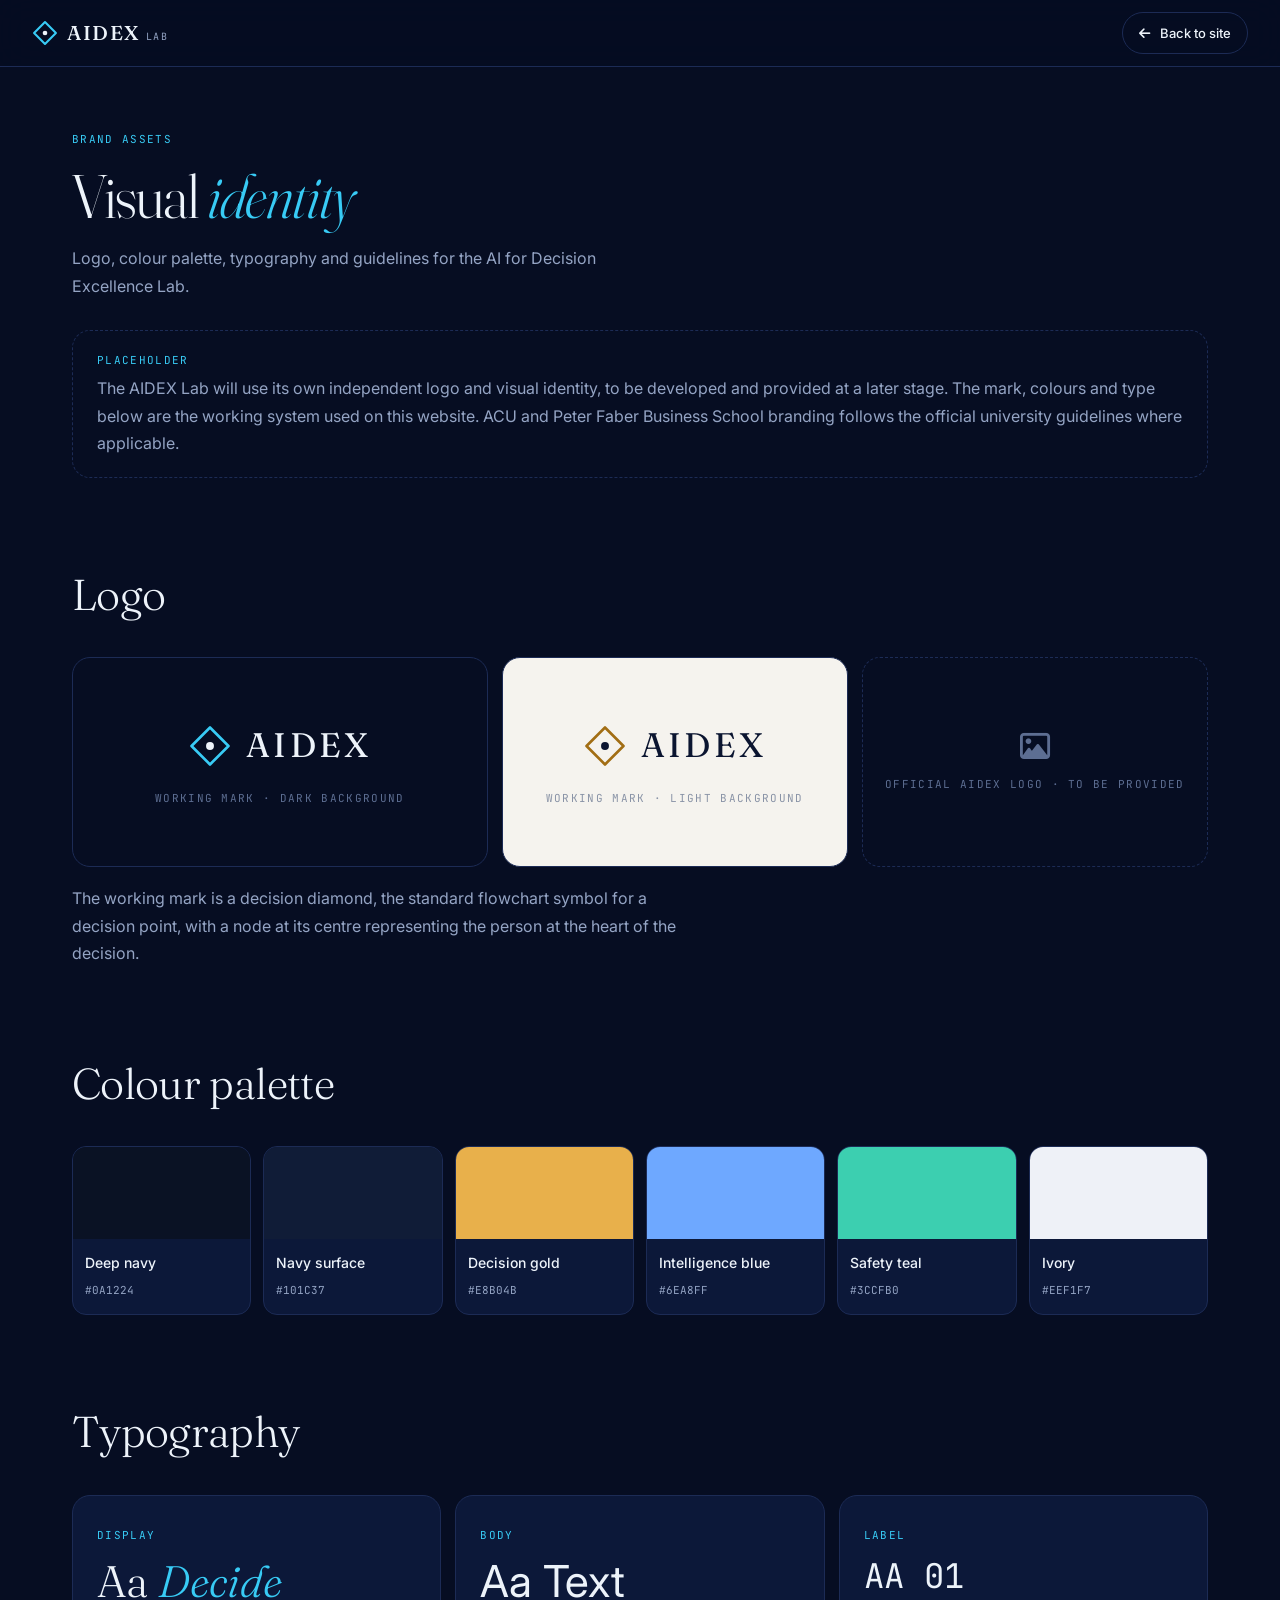
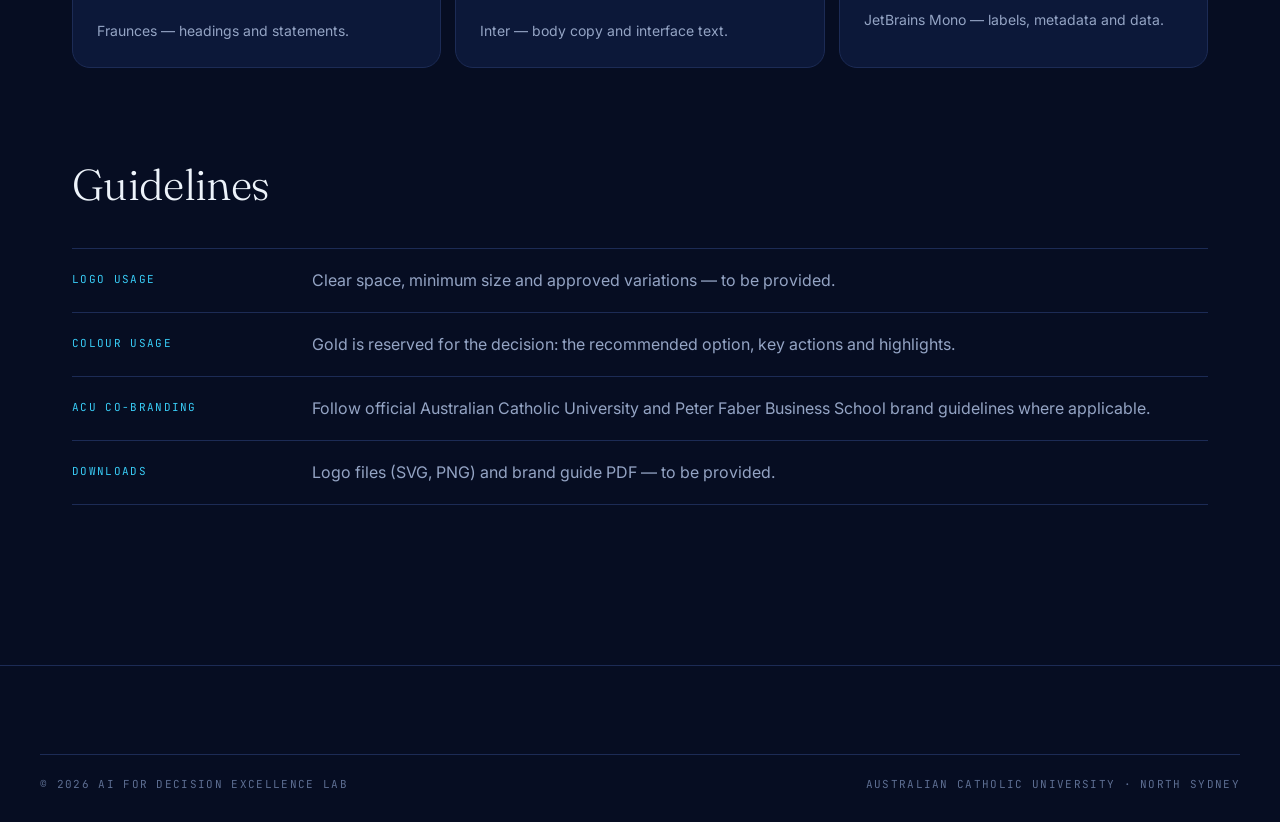
<file: brand.html>
<!DOCTYPE html>
<html lang="en" data-theme="dark">
<head>
<meta charset="UTF-8">
<meta name="viewport" content="width=device-width,initial-scale=1">
<title>Brand Assets — AIDEX Lab</title>
<meta name="description" content="Brand assets and visual identity for the AI for Decision Excellence (AIDEX) Lab.">
<meta name="theme-color" content="#0A1224">
<link rel="icon" href="images/favicon.png" type="image/png">
<link rel="preconnect" href="https://fonts.googleapis.com">
<link rel="preconnect" href="https://fonts.gstatic.com" crossorigin>
<link href="https://fonts.googleapis.com/css2?family=Fraunces:ital,opsz,wght@0,9..144,300..600;1,9..144,300..600&family=Inter:wght@300;400;500;600&family=JetBrains+Mono:wght@400;500&display=swap" rel="stylesheet">
<link rel="stylesheet" href="https://cdnjs.cloudflare.com/ajax/libs/font-awesome/6.5.1/css/all.min.css">
<link rel="stylesheet" href="style.css">
<style>
  .b-wrap{max-width:var(--max);margin:0 auto;padding:130px 32px 40px}
  .b-note{border:1px dashed var(--rule);border-radius:var(--r);padding:20px 24px;color:var(--dim);margin:30px 0 0}
  .b-note b{color:var(--gold);font-family:'JetBrains Mono',monospace;font-weight:400;font-size:11px;letter-spacing:.12em;text-transform:uppercase;display:block;margin-bottom:6px}
  .b-sec{margin-top:80px}
  .b-sec h2{font-family:'Fraunces',serif;font-weight:300;font-size:clamp(1.9rem,3.4vw,2.7rem);margin:0 0 26px;letter-spacing:-.015em}
  .logo-row{display:grid;grid-template-columns:1.2fr 1fr 1fr;gap:14px}
  .logo-box{border:1px solid var(--rule);border-radius:var(--r);min-height:210px;display:flex;flex-direction:column;align-items:center;justify-content:center;gap:14px;padding:20px;text-align:center}
  .logo-box.dash{border-style:dashed}
  .logo-box.light-bg{background:#F5F3EE;color:#0B1530}
  .logo-box.light-bg .mark{stroke:#A26E14}.logo-box.light-bg .mark circle{fill:#0B1530}
  .logo-box .lockup{display:flex;align-items:center;gap:14px;font-family:'Fraunces',serif;font-size:34px;letter-spacing:.1em}
  .logo-box .mono{color:var(--faint)}
  .sw-grid{display:grid;grid-template-columns:repeat(6,1fr);gap:12px}
  .sw{border:1px solid var(--rule);border-radius:14px;overflow:hidden;background:var(--card)}
  .sw i{display:block;height:92px}
  .sw div{padding:12px}
  .sw b{display:block;font-weight:500;font-size:14px}
  .sw span{font-family:'JetBrains Mono',monospace;font-size:11px;color:var(--dim)}
  .type-grid{display:grid;grid-template-columns:repeat(3,1fr);gap:14px}
  .type{border:1px solid var(--rule);border-radius:var(--r);padding:24px;background:var(--card)}
  .type .sample{font-size:44px;line-height:1.1;margin:10px 0 14px}
  .type p{color:var(--dim);margin:0;font-size:14px}
  .guide{list-style:none;padding:0;margin:0;border-top:1px solid var(--rule)}
  .guide li{display:grid;grid-template-columns:220px 1fr;gap:20px;padding:18px 0;border-bottom:1px solid var(--rule)}
  .guide .mono{color:var(--gold);padding-top:3px}
  .guide p{margin:0;color:var(--dim)}
  @media(max-width:860px){.logo-row,.type-grid{grid-template-columns:1fr}.sw-grid{grid-template-columns:repeat(3,1fr)}.guide li{grid-template-columns:1fr;gap:6px}}
</style>
</head>
<body class="ready">
<nav class="nav stuck" aria-label="Main">
  <a href="index.html" class="brand" aria-label="AIDEX Lab home">
    <svg class="mark" viewBox="0 0 100 100" aria-hidden="true"><path d="M50 8 L92 50 L50 92 L8 50 Z"/><circle cx="50" cy="50" r="9"/></svg>
    <span class="brand-t"><b>AIDEX</b><small>Lab</small></span>
  </a>
  <div class="nav-r"><a href="index.html" class="btn btn-line" style="padding:9px 16px;font-size:13px"><i class="fa-solid fa-arrow-left" aria-hidden="true"></i> Back to site</a></div>
</nav>

<main class="b-wrap">
  <p class="mono idx">Brand assets</p>
  <h1 class="h2">Visual <em>identity</em></h1>
  <p class="intro-p">Logo, colour palette, typography and guidelines for the AI for Decision Excellence Lab.</p>
  <div class="b-note"><b>Placeholder</b>The AIDEX Lab will use its own independent logo and visual identity, to be developed and provided at a later stage. The mark, colours and type below are the working system used on this website. ACU and Peter Faber Business School branding follows the official university guidelines where applicable.</div>

  <section class="b-sec">
    <h2>Logo</h2>
    <div class="logo-row">
      <div class="logo-box">
        <div class="lockup"><svg class="mark lg" viewBox="0 0 100 100" aria-hidden="true"><path d="M50 8 L92 50 L50 92 L8 50 Z"/><circle cx="50" cy="50" r="9"/></svg>AIDEX</div>
        <span class="mono">Working mark · dark background</span>
      </div>
      <div class="logo-box light-bg">
        <div class="lockup"><svg class="mark lg" viewBox="0 0 100 100" aria-hidden="true"><path d="M50 8 L92 50 L50 92 L8 50 Z"/><circle cx="50" cy="50" r="9"/></svg>AIDEX</div>
        <span class="mono" style="color:#8993A6">Working mark · light background</span>
      </div>
      <div class="logo-box dash">
        <i class="fa-regular fa-image" style="font-size:30px;color:var(--faint)" aria-hidden="true"></i>
        <span class="mono">Official AIDEX logo · to be provided</span>
      </div>
    </div>
    <p class="body" style="margin-top:18px">The working mark is a decision diamond, the standard flowchart symbol for a decision point, with a node at its centre representing the person at the heart of the decision.</p>
  </section>

  <section class="b-sec">
    <h2>Colour palette</h2>
    <div class="sw-grid">
      <div class="sw"><i style="background:#0A1224"></i><div><b>Deep navy</b><span>#0A1224</span></div></div>
      <div class="sw"><i style="background:#101C37"></i><div><b>Navy surface</b><span>#101C37</span></div></div>
      <div class="sw"><i style="background:#E8B04B"></i><div><b>Decision gold</b><span>#E8B04B</span></div></div>
      <div class="sw"><i style="background:#6EA8FF"></i><div><b>Intelligence blue</b><span>#6EA8FF</span></div></div>
      <div class="sw"><i style="background:#3CCFB0"></i><div><b>Safety teal</b><span>#3CCFB0</span></div></div>
      <div class="sw"><i style="background:#EEF1F7"></i><div><b>Ivory</b><span>#EEF1F7</span></div></div>
    </div>
  </section>

  <section class="b-sec">
    <h2>Typography</h2>
    <div class="type-grid">
      <div class="type"><span class="mono" style="color:var(--gold)">Display</span><div class="sample" style="font-family:'Fraunces',serif;font-weight:300">Aa <em>Decide</em></div><p>Fraunces — headings and statements.</p></div>
      <div class="type"><span class="mono" style="color:var(--gold)">Body</span><div class="sample" style="font-family:'Inter',sans-serif">Aa Text</div><p>Inter — body copy and interface text.</p></div>
      <div class="type"><span class="mono" style="color:var(--gold)">Label</span><div class="sample" style="font-family:'JetBrains Mono',monospace;font-size:34px">AA 01</div><p>JetBrains Mono — labels, metadata and data.</p></div>
    </div>
  </section>

  <section class="b-sec">
    <h2>Guidelines</h2>
    <ul class="guide">
      <li><span class="mono">Logo usage</span><p>Clear space, minimum size and approved variations — to be provided.</p></li>
      <li><span class="mono">Colour usage</span><p>Gold is reserved for the decision: the recommended option, key actions and highlights.</p></li>
      <li><span class="mono">ACU co-branding</span><p>Follow official Australian Catholic University and Peter Faber Business School brand guidelines where applicable.</p></li>
      <li><span class="mono">Downloads</span><p>Logo files (SVG, PNG) and brand guide PDF — to be provided.</p></li>
    </ul>
  </section>
</main>

<footer class="foot">
  <div class="foot-bot mono"><span>© 2026 AI for Decision Excellence Lab</span><span>Australian Catholic University · North Sydney</span></div>
</footer>
<script>
  (function(){try{if(localStorage.getItem('aidx-theme')==='light'){document.documentElement.setAttribute('data-theme','light');}}catch(e){}})();
</script>
</body>
</html>
</file>
<file: style.css>
/* =========================================================
   AIDEX Lab — AI for Decision Excellence
   Palette taken from the lab logo:
       #08156A deep blue · #0349D2 royal blue · #22C9F7 cyan

   NOTE ON NAMES: the accent tokens are still called --gold,
   --gold-2 and --gold-ink because they are used in ~400 places.
   They are the brand accent, whatever colour that is. Change the
   three values below and the whole site follows.
   ========================================================= */
:root{
  --bg:#060D22; --bg2:#0A1433; --card:#0C1839; --card2:#0F1E46;
  --fg:#EDF3FA; --dim:#94A4C4; --faint:#5D6E92; --rule:#1C2B55;
  --gold:#38CBF5; --gold-2:#8AE2FC; --sky:#6EA8FF; --teal:#3CCFB0; --violet:#A98BFF;
  --gold-ink:#041024;
  --max:1200px; --r:18px;
  --shadow:0 30px 60px -30px rgba(0,0,0,.55), 0 0 0 1px var(--rule);
  color-scheme:dark;
}
[data-theme="light"]{
  --bg:#F2F5FA; --bg2:#E6ECF5; --card:#FFFFFF; --card2:#F6F9FD;
  --fg:#08153C; --dim:#4B5A7A; --faint:#8794AF; --rule:#D5DEEC;
  --gold:#0B4FD0; --gold-2:#083CA8; --sky:#2456C9; --teal:#0E8A73; --violet:#6A4BD1;
  --gold-ink:#FFFFFF;
  --shadow:0 30px 60px -34px rgba(8,21,60,.22), 0 0 0 1px var(--rule);
  color-scheme:light;
}

*{box-sizing:border-box}
html{scroll-behavior:smooth;scroll-padding-top:84px}
body{margin:0;background:var(--bg);color:var(--fg);font-family:'Inter',system-ui,sans-serif;
  font-weight:400;line-height:1.7;-webkit-font-smoothing:antialiased;overflow-x:hidden;
  transition:background .4s,color .4s}
img,video{max-width:100%;display:block}
a{color:inherit}
button{font-family:inherit}
.mono{font-family:'JetBrains Mono',ui-monospace,monospace;font-size:11px;letter-spacing:.12em;text-transform:uppercase}
.sr,.skip{position:absolute;width:1px;height:1px;overflow:hidden;clip:rect(0,0,0,0);white-space:nowrap}
.skip:focus{width:auto;height:auto;clip:auto;left:14px;top:14px;padding:10px 16px;background:var(--gold);color:var(--gold-ink);z-index:2000;border-radius:8px}
:focus-visible{outline:2px solid var(--gold);outline-offset:3px;border-radius:6px}
::selection{background:var(--gold);color:var(--gold-ink)}
em{font-style:italic;color:var(--gold)}

/* ---------- brand mark ---------- */
.mark{width:26px;height:26px;fill:none;stroke:var(--gold);stroke-width:8;stroke-linejoin:round}
.mark circle{fill:var(--fg);stroke:none}
.mark.sm{width:14px;height:14px;stroke-width:10;margin-right:8px;vertical-align:-2px}
.mark.lg{width:44px;height:44px;stroke-width:6}

/* ---------- intro ---------- */
.intro{position:fixed;inset:0;z-index:3000;background:var(--bg);display:flex;flex-direction:column;
  align-items:center;justify-content:center;gap:18px;transition:opacity .6s ease,visibility .6s}
.intro.done{opacity:0;visibility:hidden}
.intro-mark{width:86px;height:86px}
.im-d{fill:none;stroke:var(--gold);stroke-width:4;stroke-linejoin:round;stroke-dasharray:240;stroke-dashoffset:240;
  animation:draw .9s cubic-bezier(.6,.1,.3,1) forwards}
.im-c{fill:var(--fg);transform-origin:50px 50px;transform:scale(0);animation:pop .4s .75s cubic-bezier(.3,1.6,.5,1) forwards}
.intro-word{font-family:'Fraunces',serif;font-size:30px;letter-spacing:.3em;padding-left:.3em;opacity:0;animation:fadeIn .5s .85s forwards}
@keyframes draw{to{stroke-dashoffset:0}}
@keyframes pop{to{transform:scale(1)}}
@keyframes fadeIn{to{opacity:1}}

.prog{position:fixed;top:0;left:0;height:2px;width:0;background:linear-gradient(90deg,var(--gold),var(--gold-2));z-index:1500}

/* ---------- nav ---------- */
.nav{position:fixed;top:0;left:0;right:0;z-index:1000;display:flex;align-items:center;justify-content:space-between;
  padding:18px 32px;border-bottom:1px solid transparent;transition:background .35s,border-color .35s,padding .35s}
.nav.stuck{background:color-mix(in srgb,var(--bg) 82%,transparent);backdrop-filter:blur(16px);-webkit-backdrop-filter:blur(16px);
  border-bottom-color:var(--rule);padding:12px 32px}
.brand{display:flex;align-items:center;gap:9px;text-decoration:none}
.logo{height:26px;width:auto}
.logo-light{display:none}
.logo-dark{display:block}
[data-theme="light"] .logo-light{display:block}
[data-theme="light"] .logo-dark{display:none}
.brand-t{display:flex;align-items:baseline;gap:6px}
.brand-t b{font-family:'Fraunces',serif;font-weight:500;font-size:20px;letter-spacing:.08em}
.brand-t small{font-family:'JetBrains Mono',monospace;font-size:10px;letter-spacing:.14em;text-transform:uppercase;color:var(--dim)}
.links{display:flex;gap:26px}
.links a{position:relative;text-decoration:none;font-size:13.5px;color:var(--dim);padding:4px 0;transition:color .2s}
.links a::after{content:'';position:absolute;left:0;right:0;bottom:-2px;height:1px;background:var(--gold);transform:scaleX(0);transform-origin:left;transition:transform .3s cubic-bezier(.3,.8,.3,1)}
.links a:hover,.links a.on{color:var(--fg)}
.links a:hover::after,.links a.on::after{transform:scaleX(1)}
.nav-r{display:flex;gap:8px}
.icon-btn{width:36px;height:36px;border-radius:10px;border:1px solid var(--rule);background:transparent;color:var(--fg);
  display:grid;place-items:center;cursor:pointer;font-size:13px;transition:border-color .2s,background .2s}
.icon-btn:hover{border-color:var(--gold);background:var(--bg2)}
.menu-btn{display:none}

/* ---------- hero ---------- */
.hero{position:relative;min-height:100svh;padding:120px 32px 80px;display:flex;align-items:center;overflow:hidden}
.hero::before{content:'';position:absolute;inset:0;pointer-events:none;
  background:radial-gradient(60% 55% at 78% 45%,color-mix(in srgb,var(--sky) 13%,transparent),transparent 70%),
             radial-gradient(45% 40% at 12% 80%,color-mix(in srgb,var(--gold) 9%,transparent),transparent 70%)}
.lattice{position:absolute;inset:0;width:100%;height:100%;pointer-events:none;
  -webkit-mask-image:linear-gradient(90deg,rgba(0,0,0,.28) 0%,rgba(0,0,0,.28) 42%,#000 68%);
          mask-image:linear-gradient(90deg,rgba(0,0,0,.28) 0%,rgba(0,0,0,.28) 42%,#000 68%)}
@media (max-width:1080px){.lattice{-webkit-mask-image:linear-gradient(180deg,rgba(0,0,0,.3),rgba(0,0,0,.3));mask-image:linear-gradient(180deg,rgba(0,0,0,.3),rgba(0,0,0,.3))}}
.hero-grid{position:relative;z-index:2;max-width:var(--max);margin:0 auto;width:100%;
  display:grid;grid-template-columns:1.05fr .95fr;gap:64px;align-items:center}
.eyebrow{color:var(--dim);display:flex;align-items:center;gap:11px;margin:0 0 30px}
.pulse{width:7px;height:7px;border-radius:50%;background:var(--gold);box-shadow:0 0 0 0 var(--gold);animation:ring 2.4s infinite}
@keyframes ring{0%{box-shadow:0 0 0 0 color-mix(in srgb,var(--gold) 55%,transparent)}100%{box-shadow:0 0 0 12px transparent}}
.display{font-family:'Fraunces',Georgia,serif;font-weight:300;font-size:clamp(3rem,6.6vw,6.3rem);line-height:.98;
  letter-spacing:-.025em;margin:0;font-variation-settings:'opsz' 144}
.display em{font-weight:400}
.ln{display:block;overflow:hidden;padding-bottom:.06em}
.ln>span{display:block;transform:translateY(110%)}
.ready .ln>span{animation:rise 1.1s cubic-bezier(.19,.72,.18,1) forwards}
.ready .ln:nth-child(2)>span{animation-delay:.12s}
@keyframes rise{to{transform:none}}
.lede{font-size:17.5px;color:var(--dim);max-width:46ch;margin:32px 0 0}
.cta{display:flex;flex-wrap:wrap;gap:12px;margin-top:34px}
.btn{display:inline-flex;align-items:center;gap:10px;padding:14px 24px;border-radius:999px;text-decoration:none;
  font-size:14.5px;font-weight:500;border:1px solid transparent;cursor:pointer;transition:transform .2s,background .2s,border-color .2s,gap .2s}
.btn:hover{transform:translateY(-2px);gap:14px}
.btn-gold{background:var(--gold);color:var(--gold-ink)}
.btn-gold:hover{background:var(--gold-2)}
.btn-line{border-color:var(--rule);color:var(--fg)}
.btn-line:hover{border-color:var(--gold)}
.commit{list-style:none;display:flex;flex-wrap:wrap;gap:8px 22px;padding:0;margin:40px 0 0;color:var(--faint)}
.commit li{display:flex;align-items:center;gap:8px}
.commit li::before{content:'';width:6px;height:6px;border:1.5px solid var(--gold);transform:rotate(45deg)}
.hero-copy>*{opacity:0}
.ready .hero-copy>*{animation:fadeUp .9s cubic-bezier(.2,.7,.2,1) forwards}
.ready .hero-copy>.eyebrow{animation-delay:0s}
.ready .hero-copy>.display{opacity:1;animation:none}
.ready .hero-copy>.lede{animation-delay:.35s}
.ready .hero-copy>.cta{animation-delay:.48s}
.ready .hero-copy>.commit{animation-delay:.6s}
@keyframes fadeUp{from{opacity:0;transform:translateY(18px)}to{opacity:1;transform:none}}
.scroll-cue{position:absolute;left:50%;bottom:22px;transform:translateX(-50%);z-index:2;text-decoration:none;color:var(--faint);
  display:flex;flex-direction:column;align-items:center;gap:8px}
.scroll-cue i{width:1px;height:34px;background:linear-gradient(var(--gold),transparent);animation:drip 2s infinite}
@keyframes drip{0%{transform:scaleY(0);transform-origin:top}50%{transform:scaleY(1);transform-origin:top}51%{transform-origin:bottom}100%{transform:scaleY(0);transform-origin:bottom}}

/* ---------- decision engine ---------- */
.engine{background:color-mix(in srgb,var(--card) 88%,transparent);backdrop-filter:blur(10px);-webkit-backdrop-filter:blur(10px);
  border-radius:22px;box-shadow:var(--shadow);padding:22px 22px 18px;opacity:0}
.ready .engine{animation:fadeUp 1s cubic-bezier(.2,.7,.2,1) .25s forwards}
.eng-head{display:flex;justify-content:space-between;align-items:center;margin-bottom:14px}
.eng-title{color:var(--fg);display:flex;align-items:center}
.eng-badge{color:var(--dim);border:1px solid var(--rule);border-radius:999px;padding:4px 10px;font-size:9.5px}
.eng-tabs{display:flex;gap:4px;background:var(--bg2);border:1px solid var(--rule);border-radius:12px;padding:4px}
.eng-tab{flex:1;background:none;border:0;color:var(--dim);padding:8px 6px;border-radius:9px;cursor:pointer;font-size:12.5px;font-weight:500;transition:.2s}
.eng-tab:hover{color:var(--fg)}
.eng-tab.active{background:var(--card2);color:var(--fg);box-shadow:0 0 0 1px var(--rule)}
.eng-q{font-family:'Fraunces',serif;font-size:19px;line-height:1.3;margin:16px 0 14px;min-height:2.6em}
.eng-steps{list-style:none;display:flex;gap:6px;padding:0;margin:0 0 14px;counter-reset:s}
.eng-steps li{flex:1;counter-increment:s;color:var(--faint);font-size:9.5px;letter-spacing:.08em;padding-top:9px;position:relative;transition:color .3s}
.eng-steps li::before{content:'';position:absolute;top:0;left:0;right:0;height:3px;border-radius:3px;background:var(--rule);transition:background .4s}
.eng-steps li.on{color:var(--fg)}
.eng-steps li.on::before{background:var(--gold)}
.eng-steps li.now::before{background:linear-gradient(90deg,var(--gold),var(--gold-2),var(--gold));background-size:200% 100%;animation:shimmer 1s linear infinite}
@keyframes shimmer{to{background-position:-200% 0}}

.eng-opts{list-style:none;padding:0;margin:0;display:flex;flex-direction:column;gap:7px}
.opt{display:grid;grid-template-columns:140px 1fr 36px;gap:12px;align-items:center;padding:9px 11px;border-radius:12px;
  border:1px solid transparent;transition:border-color .35s,background .35s}
.opt-n{font-size:13px;line-height:1.3;color:var(--dim);transition:color .3s}
.opt-bar{height:9px;border-radius:9px;background:var(--bg2);display:flex;overflow:hidden}
.opt-bar i{display:block;height:100%;width:0;transition:width .9s cubic-bezier(.2,.7,.2,1)}
.opt-bar i+i{box-shadow:-1px 0 0 var(--card)}
.c-impact{background:var(--gold)}.c-fair{background:var(--sky)}.c-risk{background:var(--teal)}.c-cost{background:var(--violet)}
.opt-s{font-family:'JetBrains Mono',monospace;font-size:12px;color:var(--dim);text-align:right;transition:color .3s}
.opt.win{border-color:color-mix(in srgb,var(--gold) 70%,transparent);background:color-mix(in srgb,var(--gold) 8%,transparent)}
.opt.win .opt-n,.opt.win .opt-s{color:var(--fg)}
.opt.win .opt-n::after{content:' ◆';color:var(--gold);font-size:10px}
.opt.human{border-color:color-mix(in srgb,var(--sky) 70%,transparent);background:color-mix(in srgb,var(--sky) 8%,transparent)}
.opt.human .opt-n{color:var(--fg)}
.opt.human .opt-n::after{content:'● chosen by reviewer';display:block;color:var(--sky);font-size:9.5px;letter-spacing:.06em;font-family:'JetBrains Mono',monospace;margin-top:2px}
.eng-legend{display:flex;flex-wrap:wrap;gap:6px 14px;margin:12px 2px 0;color:var(--faint);font-size:9.5px}
.eng-legend span{display:flex;align-items:center;gap:6px}
.eng-legend i{width:9px;height:9px;border-radius:3px;display:inline-block}

.eng-weights{margin-top:12px;border-top:1px solid var(--rule);padding-top:10px}
.eng-weights summary{cursor:pointer;color:var(--dim);list-style:none;display:flex;align-items:center;gap:8px;font-size:10px}
.eng-weights summary::-webkit-details-marker{display:none}
.eng-weights summary::before{content:'+';font-size:13px;color:var(--gold);width:10px}
.eng-weights[open] summary::before{content:'−'}
.w-grid{display:grid;grid-template-columns:1fr 1fr;gap:10px 18px;margin-top:12px}
.w{display:flex;flex-direction:column;gap:4px}
.w label{display:flex;justify-content:space-between;font-size:12px;color:var(--dim)}
.w label b{font-family:'JetBrains Mono',monospace;font-weight:500;color:var(--fg)}
.w input[type=range]{width:100%;accent-color:var(--gold);height:18px}

.eng-why{margin-top:12px;font-size:13.5px;line-height:1.6;color:var(--dim);min-height:4.8em;padding:12px 14px;border-radius:12px;background:var(--bg2);border:1px solid var(--rule)}
.eng-why b{color:var(--fg);font-weight:600}
.eng-why .tag{display:inline-block;font-family:'JetBrains Mono',monospace;font-size:9.5px;letter-spacing:.1em;text-transform:uppercase;color:var(--gold);margin-bottom:4px}
.eng-act{display:flex;gap:8px;margin-top:12px}
.eng-btn{flex:1;display:inline-flex;align-items:center;justify-content:center;gap:8px;padding:10px 12px;border-radius:11px;
  border:1px solid var(--rule);background:transparent;color:var(--fg);font-size:13px;font-weight:500;cursor:pointer;transition:.2s}
.eng-btn:disabled{opacity:.4;cursor:not-allowed}
.eng-btn.approve:not(:disabled){background:var(--gold);color:var(--gold-ink);border-color:var(--gold)}
.eng-btn.approve:not(:disabled):hover{background:var(--gold-2)}
.eng-btn.override:not(:disabled):hover{border-color:var(--sky);color:var(--sky)}
.eng-btn.rerun{flex:0 0 44px}
.eng-btn.rerun:hover{border-color:var(--gold)}
.eng-log{margin:10px 2px 0;min-height:1.4em;color:var(--dim);font-size:10px;letter-spacing:.06em}
.eng-log .ok{color:var(--gold)}.eng-log .ov{color:var(--sky)}

/* ---------- strip: clickable research themes ---------- */
.strip-i{color:var(--dim);text-decoration:none;transition:color .2s}
.strip-i:hover,.strip-i:focus-visible{color:var(--gold)}
.strip:hover .strip-t,.strip:focus-within .strip-t{animation-play-state:paused}

.strip{border-top:1px solid var(--rule);border-bottom:1px solid var(--rule);background:var(--bg2);overflow:hidden;padding:15px 0}
.strip-t{display:flex;gap:26px;white-space:nowrap;width:max-content;animation:slide 48s linear infinite;
  font-family:'Fraunces',serif;font-size:clamp(1.15rem,2vw,1.6rem);color:var(--dim)}
.strip-t b{color:var(--gold);font-weight:400;font-size:.6em;align-self:center}
@keyframes slide{to{transform:translateX(-50%)}}

/* ---------- sections ---------- */
.sec{max-width:var(--max);margin:0 auto;padding:110px 32px 20px}
.head{margin-bottom:46px}
.idx{color:var(--gold);margin:0 0 16px}
.h2{font-family:'Fraunces',serif;font-weight:300;font-size:clamp(2.3rem,4.8vw,3.9rem);line-height:1.02;letter-spacing:-.02em;margin:0;font-variation-settings:'opsz' 144}
.intro-p{color:var(--dim);max-width:60ch;margin:18px 0 0;font-size:16px}
.sub{color:var(--dim);margin:0 0 16px}
.ph{color:var(--faint);margin:26px 0 0;display:flex;align-items:center;gap:10px;text-transform:none;letter-spacing:.02em;font-size:12px}
.ph::before{content:'';width:18px;height:1px;background:var(--faint)}

/* about */
.about{display:grid;grid-template-columns:.8fr 1.2fr;gap:70px}
.sticky{position:sticky;top:120px}
.loc{color:var(--faint);margin-top:26px;line-height:2}
.statement{font-family:'Fraunces',serif;font-weight:300;font-size:clamp(1.55rem,2.7vw,2.25rem);line-height:1.3;letter-spacing:-.01em;margin:0 0 30px}
.body{color:var(--dim);font-size:16px;margin:0 0 18px;max-width:62ch}
.disc{margin-top:46px}
.disc-list{list-style:none;padding:0;margin:0;display:grid;grid-template-columns:repeat(3,1fr);border-top:1px solid var(--rule);border-left:1px solid var(--rule)}
.disc-list li{padding:18px 18px;border-right:1px solid var(--rule);border-bottom:1px solid var(--rule);font-size:15px;display:flex;flex-direction:column;gap:6px;transition:background .25s}
.disc-list li:hover{background:var(--bg2)}
.disc-list .mono{color:var(--gold);font-size:10px}
.pillars{margin-top:42px}
.pillar-grid{display:grid;grid-template-columns:repeat(4,1fr);gap:12px}
.pillar{border:1px solid var(--rule);border-radius:14px;padding:20px 16px;background:var(--card);transition:border-color .25s,transform .25s}
.pillar:hover{border-color:var(--gold);transform:translateY(-3px)}
.pillar i{color:var(--gold);font-size:18px}
.pillar h3{font-family:'Fraunces',serif;font-weight:400;font-size:19px;margin:14px 0 0}

/* research themes */
.themes{display:grid;grid-template-columns:repeat(3,1fr);gap:14px}
.theme{position:relative;text-align:left;background:var(--card);border:1px solid var(--rule);border-radius:var(--r);padding:28px 26px 26px;
  color:var(--fg);cursor:pointer;display:flex;flex-direction:column;gap:12px;min-height:290px;overflow:hidden;
  transition:border-color .3s,transform .4s cubic-bezier(.2,.7,.2,1),background .3s}
.theme::after{content:'';position:absolute;right:-60px;top:-60px;width:180px;height:180px;border-radius:50%;
  background:radial-gradient(circle,color-mix(in srgb,var(--gold) 16%,transparent),transparent 70%);opacity:0;transition:opacity .4s}
.theme:hover{border-color:color-mix(in srgb,var(--gold) 60%,var(--rule));transform:translateY(-5px)}
.theme:hover::after{opacity:1}
.t-lg{grid-column:span 2}
.t-n{color:var(--faint)}
.t-ico{width:46px;height:46px;fill:none;stroke:var(--gold);stroke-width:1.6;stroke-linecap:round;stroke-linejoin:round;margin:6px 0 8px}
.theme h3{font-family:'Fraunces',serif;font-weight:400;font-size:25px;line-height:1.15;margin:0;letter-spacing:-.01em;max-width:18ch}
.t-lg h3{font-size:30px;max-width:22ch}
.theme p{margin:0;color:var(--dim);font-size:14.5px;max-width:40ch}
.more{margin-top:auto;padding-top:10px;color:var(--gold);display:inline-flex;gap:8px;align-items:center}
.more i{transition:transform .25s}
.theme:hover .more i{transform:translateX(4px)}

/* people */
.grp{color:var(--dim);margin:0 0 14px;padding-bottom:12px;border-bottom:1px solid var(--rule);
  display:flex;justify-content:space-between;align-items:baseline;gap:16px}
.grp-n{color:var(--faint);font-variant-numeric:tabular-nums}
.person{display:grid;grid-template-columns:auto 1fr;gap:24px;align-items:start;background:var(--card);border:1px solid var(--rule);
  border-radius:var(--r);padding:24px;transition:border-color .3s}
.person:hover{border-color:color-mix(in srgb,var(--gold) 50%,var(--rule))}
.person.lead{margin-bottom:44px;padding:30px}
.avatar{width:84px;height:84px;border-radius:50%;display:grid;place-items:center;position:relative;
  background:conic-gradient(from 210deg,var(--gold),var(--sky),var(--gold));padding:2px}
.avatar span,.avatar i{width:100%;height:100%;border-radius:50%;background:var(--card2);display:grid;place-items:center;
  font-family:'Fraunces',serif;font-size:22px;color:var(--fg);letter-spacing:.04em}
.lead .avatar{width:112px;height:112px}
.lead .avatar span{font-size:30px}
.person h3{font-family:'Fraunces',serif;font-weight:400;font-size:24px;margin:2px 0 6px;letter-spacing:-.01em}
.lead h3{font-size:30px}
.role{color:var(--gold);margin:0 0 6px;line-height:1.7}
.aff{color:var(--dim);margin:0;font-size:14px}
.bio{color:var(--dim);font-size:14.5px;margin:12px 0 0;max-width:70ch}
.p-links{display:flex;flex-wrap:wrap;gap:18px;margin-top:16px}
.p-links a{color:var(--fg);text-decoration:none;border-bottom:1px solid var(--gold);padding-bottom:2px}
.p-links a:hover{color:var(--gold)}
.people-grid{display:grid;grid-template-columns:1fr 1fr;gap:14px}
.person.slot{border-style:dashed;background:transparent}
.person.slot .avatar{background:none;border:1px dashed var(--faint)}
.person.slot .avatar i{background:transparent;color:var(--faint);font-size:18px}
.person.slot h3{color:var(--dim)}

/* publications */
.pub-ctl{display:flex;flex-wrap:wrap;gap:12px;align-items:center;margin-bottom:10px}
.chips{display:flex;flex-wrap:wrap;gap:6px}
.chip{background:transparent;border:1px solid var(--rule);color:var(--dim);border-radius:999px;padding:7px 14px;font-size:12.5px;cursor:pointer;transition:.2s}
.chip:hover{border-color:var(--fg);color:var(--fg)}
.chip.active{background:var(--fg);color:var(--bg);border-color:var(--fg)}
.search{position:relative;margin-left:auto;flex:1 1 220px;max-width:300px}
.search i{position:absolute;left:14px;top:50%;transform:translateY(-50%);color:var(--faint);font-size:12px}
.search input{width:100%;padding:10px 14px 10px 36px;border-radius:999px;border:1px solid var(--rule);background:var(--card);color:var(--fg);font:inherit;font-size:13.5px}
.search input:focus{outline:none;border-color:var(--gold)}
.count{color:var(--faint);margin:14px 0 8px}
.pubs{list-style:none;padding:0;margin:0;border-top:1px solid var(--rule)}
.pub{position:relative;padding:26px 8px 26px 26px;border-bottom:1px solid var(--rule);transition:background .25s}
.pub::before{content:'';position:absolute;left:0;top:30px;width:9px;height:9px;border:1.5px solid var(--gold);transform:rotate(45deg);transition:background .25s}
.pub:hover{background:linear-gradient(90deg,var(--bg2),transparent)}
.pub:hover::before{background:var(--gold)}
.pub-meta{display:flex;gap:14px;color:var(--faint)}
.pub-meta .type{color:var(--gold)}
.pub h3{font-family:'Fraunces',serif;font-weight:400;font-size:22px;line-height:1.3;margin:10px 0 8px;max-width:60ch;letter-spacing:-.005em}
.au{margin:0;font-size:14.5px}
.venue{margin:4px 0 0;color:var(--dim);font-size:14px}
.pub-links{display:flex;gap:18px;align-items:center;margin-top:14px}
.pub-links a,.cite{color:var(--dim);text-decoration:none;background:none;border:0;border-bottom:1px solid var(--rule);padding:0 0 2px;cursor:pointer;
  font-family:'JetBrains Mono',monospace;font-size:11px;letter-spacing:.12em;text-transform:uppercase;transition:.2s}
.pub-links a:hover,.cite:hover{color:var(--fg);border-color:var(--gold)}
.pub.hide{display:none}
.empty{color:var(--dim);padding:26px 0}

/* projects */
.proj-grid{display:grid;grid-template-columns:repeat(4,1fr);gap:14px}
.proj{border:1px dashed var(--rule);border-radius:var(--r);padding:22px 20px;display:flex;flex-direction:column;gap:8px;min-height:230px}
.ptag{color:var(--gold)}
.proj h3{font-family:'Fraunces',serif;font-weight:400;font-size:21px;margin:8px 0 0;color:var(--dim)}
.proj p{margin:0;color:var(--faint);font-size:14px}
.proj dl{margin:auto 0 0;display:flex;gap:10px;padding-top:12px;border-top:1px solid var(--rule)}
.proj dt{color:var(--dim)}.proj dd{margin:0;color:var(--faint)}

/* news */
.news-grid{display:grid;grid-template-columns:repeat(3,1fr);gap:14px}
.news{border:1px solid var(--rule);border-radius:var(--r);padding:22px;background:var(--card);display:flex;flex-direction:column;gap:6px}
.news.feature{grid-column:1/-1;display:grid;grid-template-columns:.9fr 1.1fr;gap:0;padding:0;overflow:hidden}
.news-img{min-height:260px;display:grid;place-items:center;font-size:54px;color:var(--gold);
  background:radial-gradient(circle at 30% 30%,color-mix(in srgb,var(--gold) 22%,transparent),transparent 55%),
             radial-gradient(circle at 75% 70%,color-mix(in srgb,var(--sky) 22%,transparent),transparent 55%),var(--bg2)}
.news-b{padding:30px 32px;display:flex;flex-direction:column;gap:8px}
.n-meta{color:var(--faint);display:flex;gap:12px;align-items:center;margin:0}
.ntag{color:var(--gold);border:1px solid color-mix(in srgb,var(--gold) 50%,transparent);border-radius:999px;padding:3px 9px;font-size:9.5px}
.news h3{font-family:'Fraunces',serif;font-weight:400;font-size:22px;margin:6px 0 2px;line-height:1.2}
.feature h3{font-size:30px}
.news p{margin:0;color:var(--dim);font-size:14.5px}
.n-link{margin-top:auto;padding-top:14px;color:var(--fg);text-decoration:none;display:inline-flex;gap:8px;align-items:center}
.n-link:hover{color:var(--gold)}
.news.slot{border-style:dashed;background:transparent}
.news.slot h3{color:var(--dim)}
.news.slot p{color:var(--faint)}

/* media — video only */
.media-grid{display:grid;grid-template-columns:1.6fr 1fr;gap:18px;align-items:start}
.player{margin:0;background:var(--card);border:1px solid var(--rule);border-radius:var(--r);overflow:hidden}
.frame{aspect-ratio:16/9;background:#000}
.frame video{width:100%;height:100%;object-fit:cover}
.frame iframe{width:100%;height:100%;border:0;display:block}
.yt-link{color:var(--gold);text-decoration:none;font-weight:500}
.yt-link:hover{text-decoration:underline}
.yt-link i{font-size:.8em;margin-left:4px}
.player figcaption{padding:20px 24px 24px}
.player figcaption .mono{color:var(--gold)}
.player h3{font-family:'Fraunces',serif;font-weight:400;font-size:24px;margin:6px 0 4px}
.player p{margin:0;color:var(--dim);font-size:14.5px}
.playlist{list-style:none;padding:0;margin:0;display:flex;flex-direction:column;gap:10px}
.thumb{aspect-ratio:16/10;border-radius:9px;display:grid;place-items:center;color:var(--faint);
  background:linear-gradient(135deg,var(--bg2),var(--card2))}

/* partners */
.logos{display:grid;grid-template-columns:repeat(4,1fr);gap:14px}
.logo-slot{height:110px;border:1px dashed var(--rule);border-radius:14px;display:grid;place-items:center;text-align:center;padding:10px}
.logo-slot .mono{color:var(--faint);font-size:10px}

/* contact */
.contact{display:grid;grid-template-columns:1fr 1.1fr;gap:60px}
.c-list{margin:34px 0 0;border-top:1px solid var(--rule)}
.c-list div{display:grid;grid-template-columns:90px 1fr;gap:18px;padding:16px 0;border-bottom:1px solid var(--rule)}
.c-list dt{color:var(--dim);padding-top:3px}
.c-list dd{margin:0}
.c-list .tbc{color:var(--faint);font-style:italic}
.c-form{display:flex;flex-direction:column;gap:18px;background:var(--card);border:1px solid var(--rule);border-radius:var(--r);padding:30px}
.c-form label{display:flex;flex-direction:column;gap:8px}
.c-form .mono{color:var(--dim)}
.c-form input,.c-form textarea,.c-form select{font:inherit;font-size:15px;color:var(--fg);background:var(--bg2);border:1px solid var(--rule);
  border-radius:11px;padding:12px 14px;resize:vertical}
.c-form input:focus,.c-form textarea:focus,.c-form select:focus{outline:none;border-color:var(--gold)}
.c-form .btn{align-self:flex-start;border:0}

/* footer */
.foot{margin-top:120px;border-top:1px solid var(--rule);padding:60px 32px 28px;overflow:hidden}
.foot-top{max-width:var(--max);margin:0 auto;display:flex;justify-content:space-between;gap:40px;flex-wrap:wrap}
.foot-brand{display:flex;gap:18px;align-items:flex-start}
.foot-brand p{margin:0;font-family:'Fraunces',serif;font-size:19px;line-height:1.4}
.foot-brand span{font-family:'Inter',sans-serif;font-size:13.5px;color:var(--dim)}
.foot-cols{display:flex;gap:56px}
.foot-cols div{display:flex;flex-direction:column;gap:10px}
.foot-cols span{color:var(--gold)}
.foot-cols a{color:var(--dim);text-decoration:none;text-transform:none;letter-spacing:0;font-family:'Inter',sans-serif;font-size:14px}
.foot-cols a:hover{color:var(--fg)}
.wordmark{font-family:'Fraunces',serif;font-weight:300;font-size:clamp(5rem,25vw,21rem);line-height:.8;letter-spacing:-.04em;
  text-align:center;margin:50px 0 0;color:transparent;-webkit-text-stroke:1px var(--rule);user-select:none}
.foot-bot{max-width:var(--max);margin:28px auto 0;padding-top:20px;border-top:1px solid var(--rule);display:flex;justify-content:space-between;gap:14px;flex-wrap:wrap;color:var(--faint)}

.to-top{position:fixed;right:24px;bottom:24px;width:46px;height:46px;border-radius:50%;border:1px solid var(--rule);background:var(--card);
  color:var(--fg);cursor:pointer;display:grid;place-items:center;z-index:900;opacity:0;visibility:hidden;transform:translateY(10px);transition:.3s}
.to-top.show{opacity:1;visibility:visible;transform:none}
.to-top:hover{background:var(--gold);color:var(--gold-ink);border-color:var(--gold)}
.toast{position:fixed;left:50%;bottom:28px;transform:translate(-50%,20px);background:var(--fg);color:var(--bg);padding:11px 18px;border-radius:999px;
  z-index:2500;opacity:0;pointer-events:none;transition:.3s}
.toast.show{opacity:1;transform:translate(-50%,0)}

/* sheet */
.sheet{position:fixed;inset:0;z-index:2200;display:flex;align-items:center;justify-content:center;padding:22px;
  background:color-mix(in srgb,#040914 70%,transparent);backdrop-filter:blur(6px)}
.sheet[hidden]{display:none}
.sheet-box{position:relative;width:100%;max-width:640px;max-height:86vh;overflow:auto;background:var(--card);border:1px solid var(--rule);
  border-radius:22px;padding:40px;animation:fadeUp .45s cubic-bezier(.2,.75,.25,1)}
.sheet-x{position:absolute;top:16px;right:16px;width:36px;height:36px;border-radius:10px;border:1px solid var(--rule);background:none;color:var(--fg);cursor:pointer}
.sheet-x:hover{border-color:var(--gold)}
.sheet-box .t-ico{width:42px;height:42px}
.sheet-box h3{font-family:'Fraunces',serif;font-weight:400;font-size:30px;line-height:1.15;margin:10px 0 12px;letter-spacing:-.01em}
.sheet-box p{color:var(--dim)}
.sheet-box h4{margin:26px 0 10px;color:var(--gold);font-family:'JetBrains Mono',monospace;font-weight:400;font-size:11px;letter-spacing:.12em;text-transform:uppercase}
.sheet-box ul{padding:0;list-style:none;margin:0}
.sheet-box li{padding:12px 0;border-top:1px solid var(--rule);font-size:14.5px}
.sheet-box li a{color:var(--fg);text-decoration:none;border-bottom:1px solid var(--gold)}
.sheet-box .ph{margin-top:18px}

/* reveal */
.rv{opacity:0;transform:translateY(26px);transition:opacity .8s cubic-bezier(.2,.7,.2,1),transform .8s cubic-bezier(.2,.7,.2,1)}
.rv.in{opacity:1;transform:none}

/* ---------- responsive ---------- */
@media (max-width:1080px){
  .hero-grid{grid-template-columns:1fr;gap:48px}
  .engine{max-width:620px}
  .proj-grid{grid-template-columns:1fr 1fr}
  .logos{grid-template-columns:1fr 1fr}
  .about{grid-template-columns:1fr;gap:30px}
  .sticky{position:static}
}
@media (max-width:860px){
  .menu-btn{display:grid}
  .links{position:fixed;top:62px;left:0;right:0;flex-direction:column;gap:0;background:var(--bg);border-bottom:1px solid var(--rule);
    padding:8px 24px 18px;display:none}
  .links.open{display:flex}
  .links a{padding:13px 0;font-size:16px;border-bottom:1px solid var(--rule)}
  .themes{grid-template-columns:1fr 1fr}
  .t-lg{grid-column:span 2}
  .news-grid{grid-template-columns:1fr}
  .news.feature{grid-template-columns:1fr}
  .news-img{min-height:160px}
  .media-grid{grid-template-columns:1fr}
  .contact{grid-template-columns:1fr;gap:36px}
  .people-grid{grid-template-columns:1fr}
  .pillar-grid{grid-template-columns:1fr 1fr}
}
@media (max-width:600px){
  .nav,.nav.stuck{padding-left:18px;padding-right:18px}
  .hero{padding:100px 18px 70px}
  .sec{padding:84px 18px 10px}
  .themes{grid-template-columns:1fr}.t-lg{grid-column:auto}
  .disc-list{grid-template-columns:1fr 1fr}
  .proj-grid,.logos{grid-template-columns:1fr}
  .person{grid-template-columns:1fr}
  .opt{grid-template-columns:104px 1fr 30px;gap:9px;padding:8px}
  .opt-n{font-size:12px}
  .w-grid{grid-template-columns:1fr}
  .search{max-width:none;margin-left:0}
  .foot-cols{gap:34px}
  .scroll-cue{display:none}
}
@media (prefers-reduced-motion:reduce){
  *,*::before,*::after{animation-duration:.01ms!important;animation-iteration-count:1!important;transition-duration:.01ms!important}
  html{scroll-behavior:auto}
  .intro{display:none}
  .rv,.hero-copy>*,.engine{opacity:1;transform:none}
  .ln>span{transform:none}
}

/* large research card diagram */
.t-art{position:absolute;right:28px;top:50%;transform:translateY(-50%);width:38%;max-width:360px;overflow:visible}
.t-art path,.t-art rect,.t-art circle{fill:none;stroke-width:1.6;stroke-linejoin:round;stroke-linecap:round}
.t-art .flow{stroke:var(--sky);stroke-dasharray:4 6;animation:flow 1.4s linear infinite;opacity:.8}
.t-art .flow.gold{stroke:var(--gold)}
.t-art .n-sky{stroke:var(--sky)}.t-art .dot-sky{fill:var(--sky);stroke:none}
.t-art .n-gold{stroke:var(--gold);fill:color-mix(in srgb,var(--gold) 10%,transparent)}
.t-art .dot-fg{fill:var(--fg);stroke:none}
.t-art .chk{stroke:var(--gold);stroke-width:2}
.t-art text{font-family:'JetBrains Mono',monospace;font-size:9.5px;letter-spacing:.14em;fill:var(--faint);text-anchor:middle}
@keyframes flow{to{stroke-dashoffset:-20}}
@media (max-width:860px){.t-art{display:none}}

/* news feature numbers */
.news-img{display:flex;flex-direction:column;justify-content:center;align-items:flex-start;gap:26px;padding:34px 36px;font-size:inherit}
.n-stat b{display:block;font-family:'Fraunces',serif;font-weight:300;font-size:64px;line-height:1;color:var(--gold);letter-spacing:-.02em}
.n-stat span{display:block;color:var(--dim);margin-top:8px;font-size:10px}

/* YouTube click-to-play */
.yt{position:relative;display:block;width:100%;height:100%;cursor:pointer;background:#000}
.yt img{width:100%;height:100%;object-fit:cover;display:block;opacity:.88;transition:opacity .25s}
.yt:hover img,.yt:focus-visible img{opacity:1}
.yt-play{position:absolute;inset:0;display:grid;place-items:center}
.yt-play svg{width:76px;height:54px;filter:drop-shadow(0 6px 18px rgba(0,0,0,.45));transition:transform .2s}
.yt:hover .yt-play svg,.yt:focus-visible .yt-play svg{transform:scale(1.08)}
.yt:focus-visible{outline:2px solid var(--gold);outline-offset:-2px}

/* Team photo: replace <span>WH</span> with <img src="images/name.jpg" alt="Name"> */
.avatar img{width:100%;height:100%;border-radius:50%;object-fit:cover;display:block;position:relative}

/* News card photo */
.n-photo{width:calc(100% + 44px);margin:-22px -22px 10px;aspect-ratio:16/10;object-fit:cover;border-radius:var(--r) var(--r) 0 0;display:block}

/* ================================================================
   HIGHLIGHTS
   ================================================================ */
.hl-grid{display:grid;grid-template-columns:repeat(4,1fr);gap:14px}
.hl{border:1px solid var(--rule);border-radius:var(--r);background:var(--card);padding:26px 24px;
  display:flex;flex-direction:column;gap:6px}
.hl b{font-family:'Fraunces',serif;font-weight:300;font-size:clamp(2.4rem,4vw,3.4rem);line-height:1;color:var(--gold);letter-spacing:-.02em}
.hl>span.mono{color:var(--fg);font-size:11px;letter-spacing:.12em;text-transform:uppercase}
.hl p{margin:4px 0 0;color:var(--dim);font-size:14px;line-height:1.55}
.hl.feat{grid-column:span 2;text-decoration:none;color:inherit;transition:border-color .25s,transform .25s}
.hl.feat:hover,.hl.feat:focus-visible{border-color:var(--gold);transform:translateY(-2px)}
.hl.feat .tag{color:var(--gold);font-size:9.5px;letter-spacing:.14em;text-transform:uppercase;
  border:1px solid color-mix(in srgb,var(--gold) 50%,transparent);border-radius:999px;padding:3px 9px;align-self:flex-start}
.hl.feat h3{font-family:'Fraunces',serif;font-weight:400;font-size:23px;margin:10px 0 0;line-height:1.2}
.hl-link{color:var(--gold);margin-top:auto;padding-top:14px;font-size:11px;letter-spacing:.1em;text-transform:uppercase}
@media(max-width:1000px){.hl-grid{grid-template-columns:repeat(2,1fr)}.hl.feat{grid-column:span 2}}
@media(max-width:620px){.hl-grid{grid-template-columns:1fr}.hl.feat{grid-column:span 1}}

/* ================================================================
   PEOPLE — equal-sized cards
   ================================================================ */
.people-grid{display:grid;grid-template-columns:repeat(auto-fill,minmax(330px,1fr));gap:14px;align-items:stretch}
.people-grid .person{height:100%}
.people-grid + .grp{margin-top:46px}

/* a single-person group (the director) gets the full width */
.people-grid.one{grid-template-columns:1fr}
.people-grid.one .person{padding:30px}
.people-grid.one .avatar{width:112px;height:112px}
.people-grid.one .avatar span{font-size:30px}
.people-grid.one h3{font-size:30px}

/* a long list of names, no bios: four across, tighter */
.people-grid.compact{grid-template-columns:repeat(auto-fill,minmax(262px,1fr));gap:12px}
.people-grid.compact .person{padding:18px 20px;gap:16px;align-items:center}
.people-grid.compact .avatar{width:44px;height:44px}
.people-grid.compact .avatar span{font-size:14px}
.people-grid.compact h3{font-size:18px;margin:0 0 3px}
.people-grid.compact .role{font-size:10px;margin:0}
.people-grid.compact .aff{font-size:12.5px;margin-top:4px}
.people-grid.compact .p-links{margin-top:10px;padding-top:0;gap:12px;font-size:10px}
.people-grid.compact .bio{display:none}   /* a bio belongs on the full card only */
.people-grid.compact .person{align-items:start}
.people-grid.compact .p-body{justify-content:center}
@media(max-width:620px){.people-grid,.people-grid.compact{grid-template-columns:1fr}}
@media(max-width:1000px){.people-grid{grid-template-columns:repeat(2,1fr)}}
@media(max-width:620px){.people-grid{grid-template-columns:1fr}}

/* ================================================================
   NEWS — extra items
   ================================================================ */
.n-thumb{aspect-ratio:16/10;border-radius:12px;display:grid;place-items:center;font-size:24px;color:var(--faint);
  border:1px dashed var(--rule);margin-bottom:10px}

/* ================================================================
   MEDIA — playlist of several videos
   ================================================================ */
.playlist{list-style:none;margin:0;padding:0;display:flex;flex-direction:column;gap:10px}
.playlist .pl{width:100%;display:flex;gap:14px;align-items:center;text-align:left;cursor:pointer;
  background:var(--card);border:1px solid var(--rule);border-radius:14px;padding:10px;color:inherit;
  transition:border-color .2s,transform .2s}
.playlist .pl:hover:not([disabled]),.playlist .pl:focus-visible{border-color:var(--gold);transform:translateX(2px)}
.playlist .pl.active{border-color:var(--gold);background:color-mix(in srgb,var(--gold) 8%,var(--card))}
.playlist .pl[disabled]{cursor:default;border-style:dashed;opacity:.75}
.playlist .thumb{flex:0 0 92px;height:56px;border-radius:9px;overflow:hidden;display:grid;place-items:center;background:#000}
.playlist .thumb img{width:100%;height:100%;object-fit:cover;display:block}
.playlist .thumb.empty{background:var(--card2);color:var(--faint);font-size:13px;border:1px solid var(--rule)}
.playlist .pl-b{display:flex;flex-direction:column;gap:3px;min-width:0}
.playlist .pl-t{font-size:14.5px;line-height:1.35;display:-webkit-box;-webkit-line-clamp:2;-webkit-box-orient:vertical;overflow:hidden}
.playlist .pl-b .mono{color:var(--faint);font-size:10.5px;letter-spacing:.1em;text-transform:uppercase}
/* keep every person card the same shape: bio trimmed to 5 lines, links pinned to the bottom */
.person .bio{display:-webkit-box;-webkit-line-clamp:5;-webkit-box-orient:vertical;overflow:hidden}
.person .p-body{display:flex;flex-direction:column;height:100%}
.person .p-links{margin-top:auto;padding-top:14px}


/* ================================================================
   HIGHLIGHT TIMELINE — one component: photo + story + step rail
   ================================================================ */
.tl{border:1px solid var(--rule);border-radius:var(--r);background:var(--card);overflow:hidden;margin-bottom:14px}
.tl-stage{position:relative;height:clamp(440px,54vh,600px);overflow:hidden}
.st-item{position:absolute;inset:0;margin:0;opacity:0;transition:opacity .7s ease, transform 9s linear;transform:scale(1.05)}
.st-item.on{opacity:1;transform:scale(1)}
.st-item img{width:100%;height:100%;object-fit:cover;display:block}
.tl-stage::after{content:"";position:absolute;inset:0;pointer-events:none;
  background:linear-gradient(100deg,rgba(6,11,24,.95) 0%,rgba(6,11,24,.86) 34%,rgba(6,11,24,.34) 66%,rgba(6,11,24,.14) 100%)}
.tl-copybox{position:relative;z-index:2;height:100%;display:grid;align-items:center;max-width:600px;padding:44px 48px}
.tl-copy{grid-area:1/1;opacity:0;transform:translateY(14px);pointer-events:none;transition:opacity .5s ease,transform .5s ease}
.tl-copy.on{opacity:1;transform:none;pointer-events:auto}
.tl-copy .c-when{color:var(--gold);margin:0 0 12px;font-size:11px;letter-spacing:.16em;text-transform:uppercase;
  display:flex;align-items:center;gap:9px}
.tl-copy h3{font-family:'Fraunces',serif;font-weight:300;font-size:clamp(1.7rem,3vw,2.5rem);line-height:1.12;
  margin:0 0 14px;color:#F3F6FB;letter-spacing:-.015em}
.tl-copy .c-body{margin:0 0 18px;color:#C3CDDE;font-size:15.5px;line-height:1.65;max-width:52ch}
.tl-copy .c-link{color:var(--gold);text-decoration:none;font-size:11px;letter-spacing:.12em;text-transform:uppercase;
  border-bottom:1px solid color-mix(in srgb,var(--gold) 45%,transparent);padding-bottom:3px}
.tl-copy .c-link:hover{border-color:var(--gold)}
.tl-arw{position:absolute;bottom:26px;right:26px;z-index:3;width:44px;height:44px;border-radius:50%;
  border:1px solid rgba(238,241,247,.28);background:rgba(8,14,28,.6);color:#EEF1F7;cursor:pointer;
  display:grid;place-items:center;transition:background .2s,border-color .2s,color .2s}
.tl-arw.prev{right:78px}
.tl-arw:hover,.tl-arw:focus-visible{background:var(--gold);border-color:var(--gold);color:#0A1224}
.tl-steps{list-style:none;margin:0;padding:0;display:grid;grid-template-columns:repeat(6,1fr);
  border-top:1px solid var(--rule)}
.tl-steps li{border-left:1px solid var(--rule)}
.tl-steps li:first-child{border-left:0}
.step{position:relative;width:100%;height:100%;text-align:left;cursor:pointer;background:transparent;border:0;
  color:inherit;padding:18px 18px 20px;display:flex;flex-direction:column;gap:7px;transition:background .25s}
.step:hover,.step:focus-visible{background:color-mix(in srgb,var(--gold) 7%,transparent)}
.step .dot{width:9px;height:9px;border-radius:50%;background:var(--faint);transition:background .25s,box-shadow .25s}
.step.on .dot{background:var(--gold);box-shadow:0 0 0 4px color-mix(in srgb,var(--gold) 22%,transparent)}
.step .s-when{color:var(--faint);font-size:10px;letter-spacing:.14em;text-transform:uppercase}
.step.on .s-when{color:var(--gold)}
.step .s-title{font-size:13.5px;line-height:1.4;color:var(--dim);
  display:-webkit-box;-webkit-line-clamp:2;-webkit-box-orient:vertical;overflow:hidden}
.step.on .s-title{color:var(--fg)}
.step.slot .s-title,.step.slot .s-when{color:var(--faint)}
.step .bar{position:absolute;left:0;right:0;bottom:0;height:2px;background:var(--rule)}
.step .bar i{display:block;height:100%;width:0;background:var(--gold)}
.step.on .bar i{width:100%;transition:width 5s linear}
.tl.paused .step.on .bar i{transition:none;width:0}
@media(max-width:1000px){
  .tl-steps{grid-template-columns:repeat(3,1fr)}
  .tl-steps li:nth-child(4){border-left:0}
  .tl-steps li:nth-child(n+4){border-top:1px solid var(--rule)}
  .tl-copybox{padding:34px 30px;max-width:none}
  .tl-stage::after{background:linear-gradient(120deg,rgba(6,11,24,.95) 0%,rgba(6,11,24,.85) 55%,rgba(6,11,24,.35) 100%)}
}
@media(max-width:620px){
  .tl-stage{height:clamp(420px,70vh,520px)}
  .tl-steps{grid-template-columns:repeat(2,1fr)}
  .tl-steps li:nth-child(odd){border-left:0}
  .tl-steps li:nth-child(n+3){border-top:1px solid var(--rule)}
  .tl-copybox{padding:26px 20px 84px}
  .tl-arw{bottom:18px;right:18px}.tl-arw.prev{right:68px}
}
@media(prefers-reduced-motion:reduce){
  .st-item,.tl-copy{transition:none}
  .step.on .bar i{transition:width 5s linear}
}

/* ================================================================
   HERO PHOTO CARD (replaces the demo panel)
   ================================================================ */
.hero-photo{margin:0;border:1px solid var(--rule);border-radius:var(--r);overflow:hidden;background:var(--card);
  box-shadow:0 30px 70px -40px rgba(0,0,0,.8)}
.hero-photo img{width:100%;aspect-ratio:4/3;object-fit:cover;display:block}
.hero-photo figcaption{padding:20px 24px 22px;border-top:1px solid var(--rule)}
.hero-photo .hp-tag{color:var(--gold);font-size:10.5px;letter-spacing:.14em;text-transform:uppercase;display:block;margin-bottom:8px}
.hero-photo figcaption p{margin:0;color:var(--dim);font-size:14.5px;line-height:1.55}
.proof{margin:22px 0 0;color:var(--faint);font-size:11px;letter-spacing:.08em;display:flex;flex-wrap:wrap;gap:10px;align-items:center}
.proof a{color:var(--dim);text-decoration:none;border-bottom:1px solid var(--rule)}
.proof a:hover{color:var(--gold);border-color:var(--gold)}
.proof span{color:var(--rule)}
@media(max-width:900px){.hero-photo img{aspect-ratio:16/10}}

/* News feature: real photo behind the figures */
.news-img{position:relative;padding:0;overflow:hidden;min-height:300px}
.news-img img{position:absolute;inset:0;width:100%;height:100%;object-fit:cover;display:block}
.news-img::after{content:"";position:absolute;inset:0;
  background:linear-gradient(to top,rgba(6,11,24,.95) 0%,rgba(6,11,24,.72) 45%,rgba(6,11,24,.25) 100%)}
.n-stats{position:relative;z-index:2;height:100%;display:flex;flex-direction:column;justify-content:flex-end;
  gap:18px;padding:30px 32px}
.news-img .n-stat b{color:var(--gold)}
@media(max-width:860px){.news-img{min-height:220px}.n-stats{padding:22px 20px;gap:12px}}

/* ================================================================
   JOIN US
   ================================================================ */
.join-grid{display:grid;grid-template-columns:repeat(2,1fr);gap:14px}
.join{border:1px solid var(--rule);border-radius:var(--r);background:var(--card);padding:30px 32px;
  display:flex;flex-direction:column;gap:8px;transition:border-color .25s,transform .25s}
.join:hover{border-color:var(--gold);transform:translateY(-2px)}
.join>i{color:var(--gold);font-size:20px;margin-bottom:6px}
.join h3{font-family:'Fraunces',serif;font-weight:400;font-size:24px;margin:0;line-height:1.2}
.join .who{color:var(--faint);font-size:10.5px;letter-spacing:.12em;text-transform:uppercase;margin:0}
.join p{margin:4px 0 0;color:var(--dim);font-size:14.5px;line-height:1.6}
.j-link{color:var(--gold);text-decoration:none;font-size:11px;letter-spacing:.1em;text-transform:uppercase;
  margin-top:auto;padding-top:18px;border-bottom:0}
.j-link i{transition:transform .2s;display:inline-block}
.join:hover .j-link i{transform:translateX(4px)}
@media(max-width:800px){.join-grid{grid-template-columns:1fr}.join{padding:24px 22px}}

/* one video only: let the player use the full width */
.media-grid.one{grid-template-columns:1fr}

/* timeline now has 5 steps */
.tl-steps{grid-template-columns:repeat(5,1fr)}
@media(max-width:1000px){.tl-steps{grid-template-columns:repeat(3,1fr)}}
@media(max-width:620px){.tl-steps{grid-template-columns:repeat(2,1fr)}}
.media-grid.one .player{max-width:960px;margin:0 auto}

/* ================================================================
   APPLICATION FORM
   ================================================================ */
.apply{border:1px solid var(--rule);border-radius:var(--r);background:var(--card);padding:34px 36px;margin-top:14px}
.apply-head h3{font-family:'Fraunces',serif;font-weight:400;font-size:26px;margin:0 0 8px;color:var(--gold)}
.apply-head p{margin:0 0 24px;color:var(--dim);font-size:14.5px;max-width:62ch;line-height:1.6}
.f-grid{display:grid;grid-template-columns:repeat(2,1fr);gap:16px}
.f{display:flex;flex-direction:column;gap:7px}
.f.wide{grid-column:1/-1}
.f>span{font-family:'JetBrains Mono',monospace;font-size:10.5px;letter-spacing:.12em;text-transform:uppercase;color:var(--dim)}
.f>span i{color:var(--gold);font-style:normal}
.f input,.f select,.f textarea{background:var(--bg2);border:1px solid var(--rule);border-radius:10px;
  padding:12px 14px;color:var(--fg);font:inherit;font-size:14.5px;width:100%}
.f textarea{resize:vertical;min-height:84px}
.f input:focus,.f select:focus,.f textarea:focus{outline:none;border-color:var(--gold)}
.f input[type="file"]{padding:9px 12px;color:var(--dim);font-size:13px}
.f input::placeholder,.f textarea::placeholder{color:var(--faint)}
.f-check{display:flex;gap:11px;align-items:flex-start;margin:20px 0 0;color:var(--dim);font-size:14px;line-height:1.5}
.f-check input{margin-top:3px;accent-color:var(--gold);width:16px;height:16px;flex:0 0 auto}
.f-check i{color:var(--gold);font-style:normal}
.f-actions{display:flex;align-items:center;gap:18px;flex-wrap:wrap;margin-top:22px}
.f-note{margin:0;color:var(--dim);font-size:11px;letter-spacing:.06em}
.f-note.ok{color:var(--teal)}
.f-note.bad{color:#FF8A8A}
.apply form.sent .f-grid,.apply form.sent .f-check,.apply form.sent .f-actions button{display:none}
.f-sub{border-top:1px solid var(--rule);padding-top:18px;margin-top:4px}
.f-sub-head{margin:0 0 6px;font-size:11px;letter-spacing:.14em;text-transform:uppercase;color:var(--gold)}
.f-sub p{margin:0;color:var(--dim);font-size:13.5px;line-height:1.6;max-width:62ch}
@media(max-width:760px){.f-grid{grid-template-columns:1fr}.apply{padding:24px 20px}}
</file>
